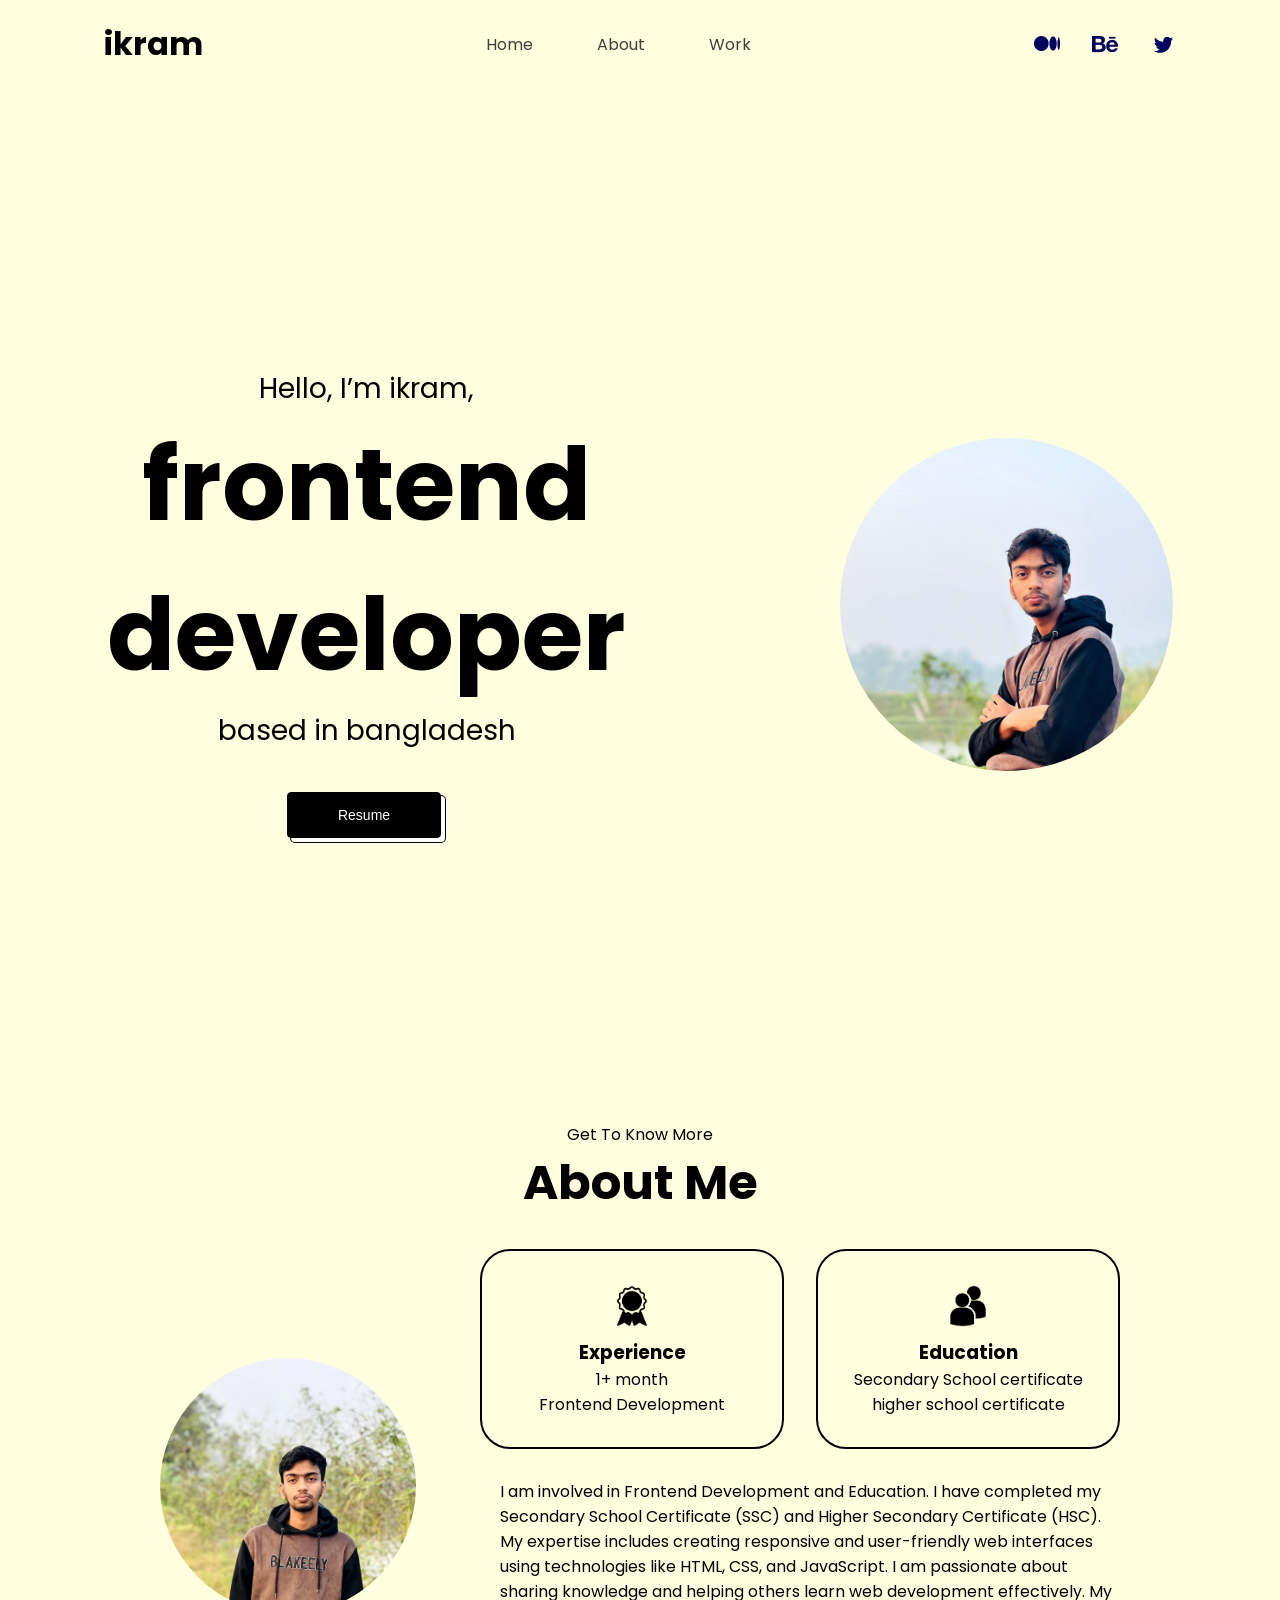
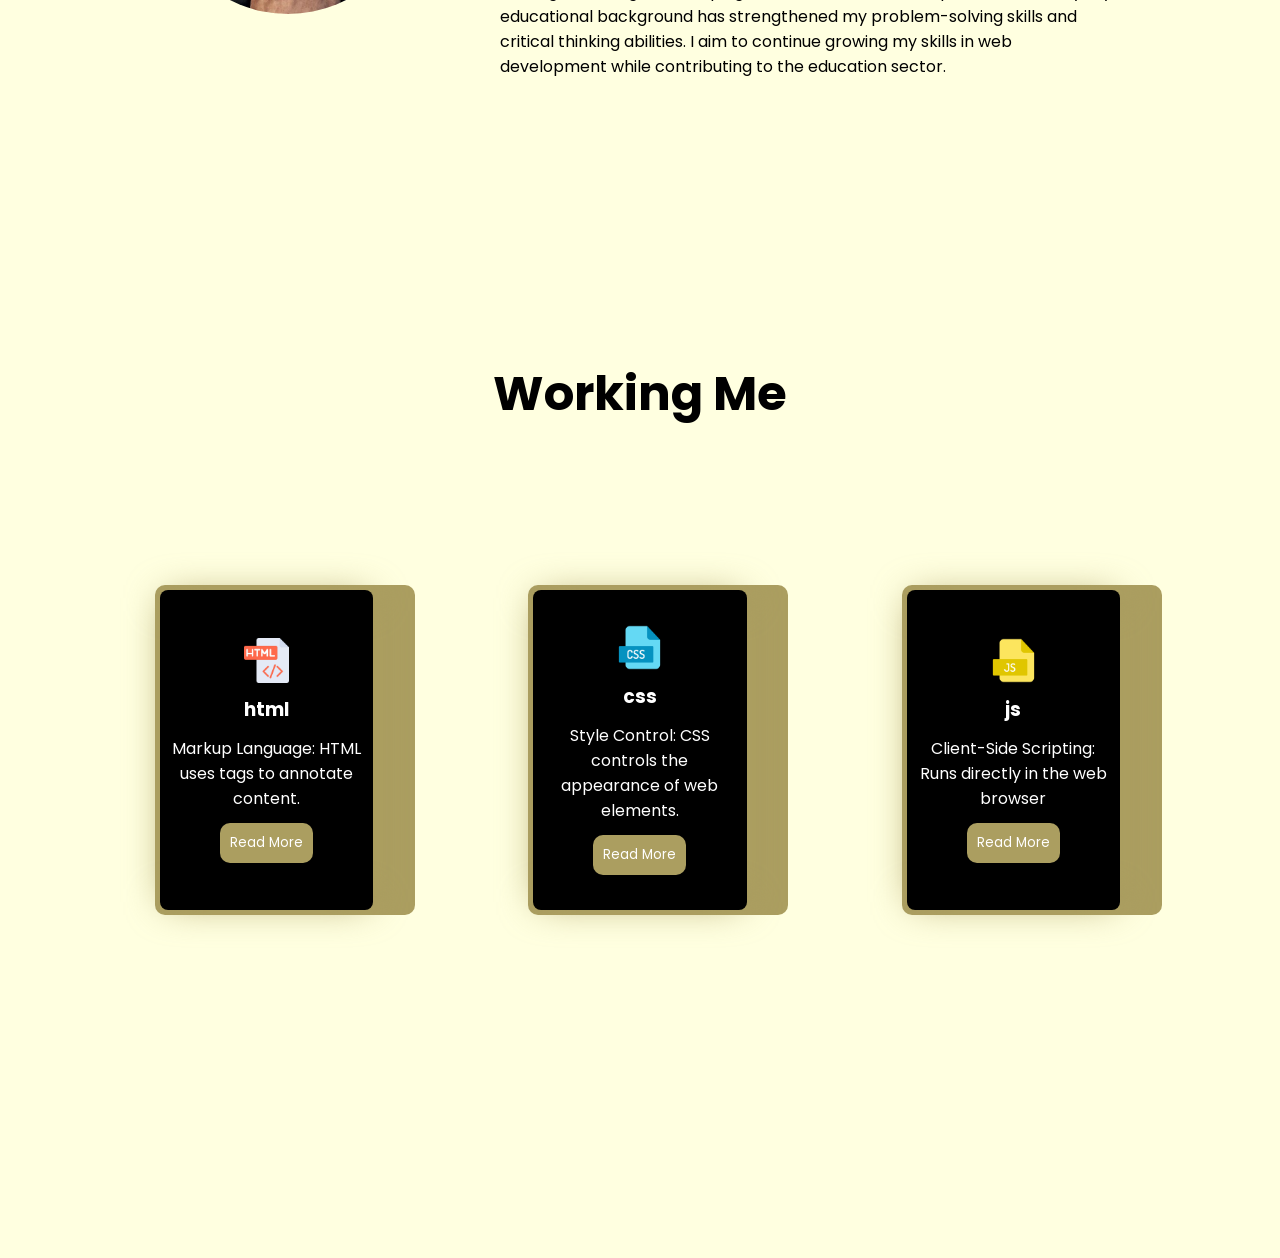
<file: index.html>
<!DOCTYPE html>
<html lang="en">

<head>
  <meta charset="UTF-8">
  <meta name="viewport" content="width=device-width, initial-scale=1.0">
  <title>Document</title>
  <link rel="stylesheet" href="index.css">
</head>

<body>
  <header>
    <div class="header">
      <div class="logo">
        <h1>ikram</h1>
      </div>

      <nav>
        <ul>
          <li><a href="#home">Home</a></li>
          <li><a href="#about">About</a></li>
          <li><a href="#work">Work</a></li>
        </ul>
      </nav>
      <div class="social-icon">
        <img src="./img/medium-4 1.png" alt="">
        <img src="./img/Vector.png" alt="">
        <img src="./img/twitter-6 1.png" alt="">
      </div>
    </div>
  </header>

  <section class="main-1">
    <section class="home" id="home">
      <div class="info">
        <p>Hello, I’m ikram,</p>
        <h1>frontend </h1>
        <h1>developer</h1>
        <p>based in bangladesh</p>
        <div class="btn"><button class="button-50" role="button">Resume</button></div>

      </div>
      <div class="image">
        <img src="./img/IMG_20241209_112613_825.jpg" alt="">
      </div>
    </section>

  </section>
  <section class="about" id="about">
    <div class="tite-about">
      <p>Get To Know More</p>
      <h1>About Me</h1>
    </div>
    <div class="info-content">
      <div class="image-1">
        <img src="./img/assets/ikram.jpg" alt="">
      </div>
      <div class="text-6">
        <div class="about-conteant">

          <div class="card text-1">
            <img src="./img/assets/experience.png" alt="">
            <h3>Experience</h3>
            <p>1+ month</p>
            <p>Frontend Development</p>
          </div>
          <div class="card text-2">
            <img src="./img/assets/education.png" alt="">
            <h3>Education</h3>
            <p>Secondary School certificate</p>
            <p>higher school certificate</p>
          </div>



        </div>
        <div class="text-3">
          <p>I am involved in Frontend Development and Education. I have completed my Secondary School Certificate (SSC)
            and
            Higher
            Secondary Certificate (HSC). My expertise includes creating responsive and user-friendly web interfaces
            using
            technologies like HTML, CSS, and JavaScript. I am passionate about sharing knowledge and helping others
            learn web
            development effectively. My educational background has strengthened my problem-solving skills and critical
            thinking
            abilities. I aim to continue growing my skills in web development while contributing to the education
            sector.</p>
        </div>
      </div>

    </div>

  </section>
  <section class="people">

  </section>


  <section class="work" id="work">
    <div class="title">
      <h1>Working Me</h1>
    </div>

    <div class="grid-group">
      <div class="grid-card">
        <img src="./img/html.png" alt="">
        <h3>html</h3>
        <p>Markup Language: HTML uses tags to annotate content.</p>
        <div class="btn-group">
          <button>Read More</button>
        </div>
      </div>
      <div class="grid-card">
        <img src="./img/css.png" alt="">
        <h3>css</h3>
        <p>Style Control: CSS controls the appearance of web elements.</p>
        <div class="btn-group">
          <button>Read More</button>
        </div>
      </div>
      <div class="grid-card">
        <img src="./img/js.png" alt="">
        <h3>js</h3>
        <p>Client-Side Scripting: Runs directly in the web browser</p>
        <div class="btn-group">
          <button>Read More</button>
        </div>
      </div>
    </div>
  </section>
</body>

</html>
</file>
<file: index.css>
@import url('https://fonts.googleapis.com/css2?family=Fira+Sans:ital,wght@0,100;0,200;0,300;0,400;0,500;0,600;0,700;0,800;0,900;1,100;1,200;1,300;1,400;1,500;1,600;1,700;1,800;1,900&family=Poppins:ital,wght@0,100;0,200;0,300;0,400;0,500;0,600;0,700;0,800;0,900;1,100;1,200;1,300;1,400;1,500;1,600;1,700;1,800;1,900&family=Work+Sans:ital,wght@0,100..900;1,100..900&display=swap');
*{
  margin:0;
  padding: 0;
  box-sizing: border-box;
  list-style: none;
  text-decoration: none;
  font-family: "Poppins", serif;
  
  
  scroll-behavior: smooth;
}
body{
  background-color:lightyellow;
}


header .header{
  display: flex;
  align-items: center;
  justify-content: space-between;
  margin: 20px 104px;
}

nav ul{
  display: flex;
  align-items: center;
  justify-content: space-between;
  gap: 4rem;
  text-decoration: none;
  color: rgba(0, 0, 0, 0.753);
 

  z-index: 100;

}


li a{
  color: rgba(0, 0, 0, 0.753);
  
}
li a::after{
  position: fixed;
  background-color: aqua;
  content: "";
  width:  0px;
  height: 2px;
  display: block;
  transition: 0.3s ease-in-out;
}
li a:hover::after{
  width: 50px;
}
.social-icon{
  display: flex;
  align-items: center;
  justify-content:center ;
  gap: 2rem;
}

.home{
  display: flex;
 
  align-items: center;
  justify-content: space-around;

  margin-top: 90px;
  text-align: center;
  height: 100vh;
}
.info p{
  font-size: 28px;
}
.info h1{
  font-size: 100px;
  text-wrap: stable;
  
  
 
}

.btn{
  margin-top: 40px;
}

/* CSS */
.button-50 {
  appearance: button;
  background-color: #000;
  background-image: none;
  border: 1px solid #000;
  border-radius: 4px;
  box-shadow: #fff 4px 4px 0 0,#000 4px 4px 0 1px;
  box-sizing: border-box;
  color: #fff;
  cursor: pointer;
  display: inline-block;
  font-family: ITCAvantGardeStd-Bk,Arial,sans-serif;
  font-size: 14px;
  font-weight: 400;
  line-height: 20px;
  margin: 0 5px 10px 0;
  overflow: visible;
  padding: 12px 40px;
  text-align: center;
  text-transform: none;
  touch-action: manipulation;
  user-select: none;
  -webkit-user-select: none;
  vertical-align: middle;
  white-space: nowrap;
}

.button-50:focus {
  text-decoration: none;
}

.button-50:hover {
  text-decoration: none;
}

.button-50:active {
  box-shadow: rgba(0, 0, 0, .125) 0 3px 5px inset;
  outline: 0;
}

.button-50:not([disabled]):active {
  box-shadow: #fff 2px 2px 0 0, #000 2px 2px 0 1px;
  transform: translate(2px, 2px);
}

@media (min-width: 768px) {
  .button-50 {
    padding: 12px 50px;
  }
}

.image img{
  width: 26vw;
  border-radius: 50%;

}

@media  screen and (max-width:576px ) {
  .header nav{
    display: none;
  }
  .header{
    display: flex;
    gap: 2rem;
    
  }
  header {
    border: 2px solid black;
    width: 100%;
  }
  header .logo{
    margin-left: -30px;
  }

  .home{
    display: flex;
    flex-direction: column-reverse;
    

  }
  .home .image {
    
  
   
    margin-top: -200px;
    
    height: 300px;
  }
  .home .image img{
    width: 35vh;
    
   
    
   

  }
  .home{
   
  }

   .home .info{
    margin-top: -400px;
  }

  .home .info p{
    font-size: 15px;

  }
  .home .info h1{
    font-size: 40px;
  }
}

.about{
  
  height: 100vh;
 

}

.tite-about{
  display: flex;
  text-align: center;
  align-items: center;

  justify-content: center;
  flex-direction: column;
 
}
.tite-about h1{
 font-size: 3rem;
}
.tite-about p{
   margin-top: 4rem;
  
}
.info-content{
  display: flex;
  align-items: center;
  justify-content: space-around;
  margin: 0px 160px;
  gap: 4rem;
  margin-top: 80px;
  
}
.info-content .image-1 img{
  width: 20vw;
  border-radius: 50%;
}

.card img{
  width: 50px;
}
.about-conteant{
  display: flex;
  align-items: center;
  justify-content: center;
  text-align: center;
  width: 100%;
  gap: 2rem;
  
  margin-top: -50px;
  
  
}
.about-conteant .card{
  border:  2px solid black;
  padding: 30px;
  border-radius: 30px;
  
}
.card text-1{
  
  width: 30%;
}
.card text-2{
  
  width: 30% ;
}

.card{
 width: 50%;
}
.text-3{
  padding-top: 30px;
  margin-left: 20px;
  box-sizing: border-box;
}

@media  screen and (max-width: 576px) {
  .info-content{
    display: flex;
    flex-direction: column;
  
  }
  .info-content .image-1 img{
    border: 2px solid black;
    width: 31vh;
  }
  .about-conteant{
    display: flex;
    margin-right: -5px;
        gap: 10px;
    
  }
  .about-conteant .text-1{
   margin-top: -5px;     
   padding-bottom: 100px;
  }
  
}

.work{
  height: 100vh ;
  
}
.title{
  align-items:center ;
  justify-content: center;
  display: flex;
  font-size: 2rem;
}
.grid-group{
  display: flex;
  align-items: center;
  justify-content: center;
  text-align: center;
  gap: 10rem;
  margin: 160px;
 
 
}
.grid-card{
  position: relative;
  width: 250px;
  height: 320px;
  background-color: #000;
  display: flex;
  flex-direction: column;
  justify-content: end;
  padding: 12px;
  gap: 12px;
  border-radius: 8px;
  cursor: pointer;
  color: white;
  align-items: center;
  justify-content: center;
  display: flex;

}
.grid-card::before{
  content: '';
  position: absolute;
  inset: 0;
  left: -5px;
  margin: auto;
  width: 260px;
  height: 330px;
  border-radius: 10px;
  background: linear-gradient(-45deg, #ab9e60 0%, #ab9e60 100%);
  z-index: -10;
  pointer-events: none;
  transition: all 0.6s cubic-bezier(0.175, 0.885, 0.32, 1.275);
}
.grid-card::after{
  content: "";
  z-index: -1;
  position: absolute;
  inset: 0;
   background: linear-gradient(-45deg, #ab9e60 0%, #ab9e60 100%);
  transform: translate3d(0, 0, 0) scale(0.95);
  filter: blur(20px);

}
.grid-card:hover::after{
   filter: blur(30px);
}
.grid-card:hover::before{
   transform: rotate(-90deg) scaleX(1.34) scaleY(0.77);
}
 .grid-card img{
  width: 5vh;
 }


@media  screen and (max-width : 576px) {
  .grid-group{
    flex-direction:column;
    
  }
  .work{
    margin-top: 40rem;
  }
  
}
.btn-group button{
  padding: 10px;
  border: none;
  border-radius: 10px;
  background: linear-gradient(-45deg, #ab9e60 0%, #ab9e60 100%);
  color: white;
}
.btn-group button:hover{
  transform: scale(1.1);
  
}
</file>
